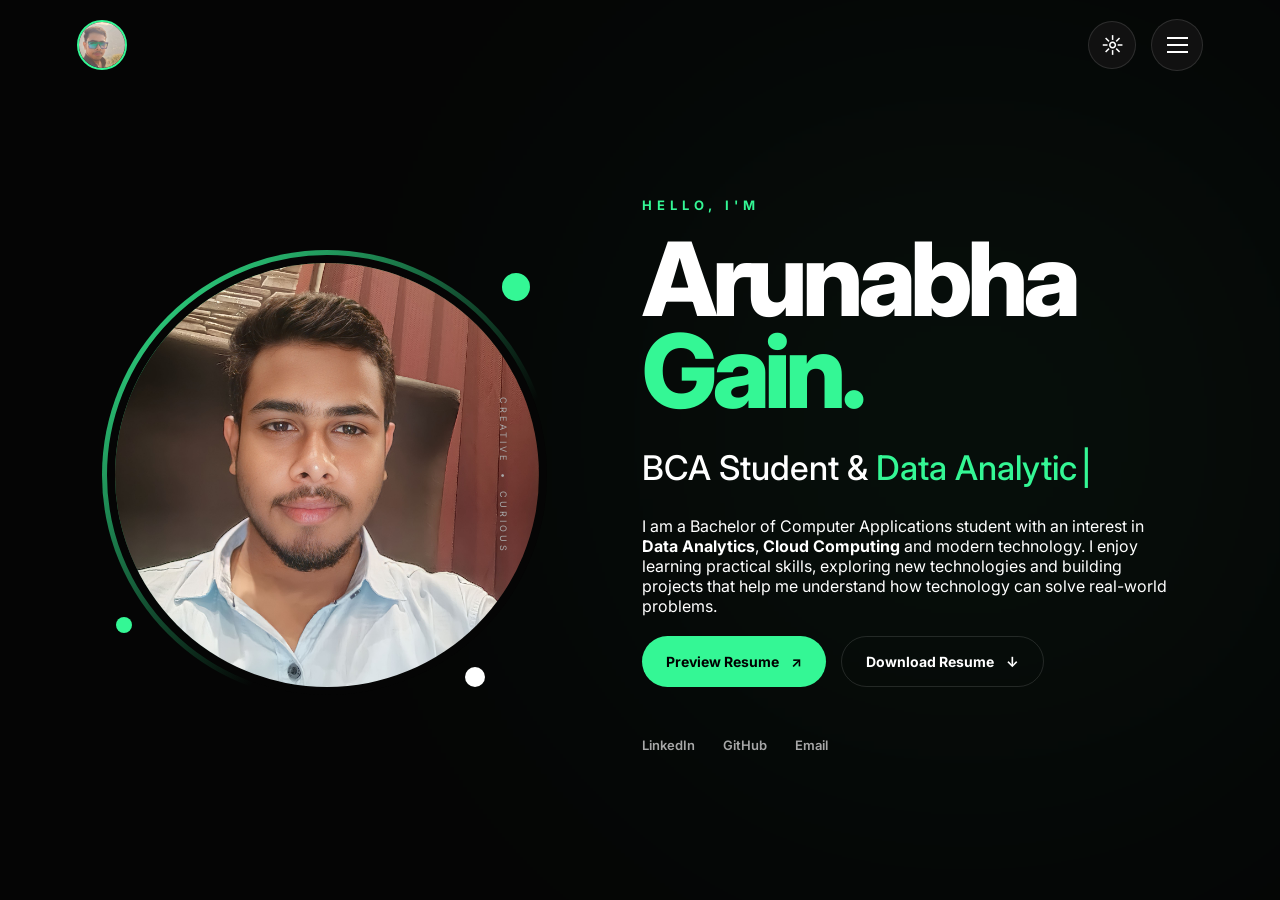
<file: index.html>
<!DOCTYPE html>
<html lang="en">

<head>

    <!-- =========================================
         BASIC PAGE SETTINGS
    ========================================== -->

    <meta charset="UTF-8">

    <!-- Makes the website responsive on mobile -->
    <meta name="viewport" content="width=device-width, initial-scale=1.0">

    <!-- Browser tab title -->
    <title>Arunabha Gain | Portfolio</title>


    <!-- =========================================
         GOOGLE FONT
    ========================================== -->

    <link rel="preconnect" href="https://fonts.googleapis.com">

    <link rel="preconnect" href="https://fonts.gstatic.com" crossorigin>

    <link
        href="https://fonts.googleapis.com/css2?family=Inter:wght@400;500;600;700;800&display=swap"
        rel="stylesheet"
    >


    <!-- =========================================
         CSS FILE
    ========================================== -->

    <link rel="stylesheet" href="style.css">

</head>


<body>


    <!-- =========================================
         HEADER
         Contains:
         1. Logo / small photo
         2. Theme button
         3. Menu button
    ========================================== -->

    <header class="header">


        <!-- =====================================
             TOP LEFT LOGO
        ====================================== -->

        <!--
            Change "images/logo-photo.jpg"
            to your actual photo later.

            Example:

            images/my-photo.jpg
        -->

        <a href="index.html" class="logo">

            <img
                src="images/logo.jpeg"
                alt="Arunabha Gain"
            >

        </a>


        <!-- =====================================
             RIGHT SIDE HEADER BUTTONS
        ====================================== -->

        <div class="header-buttons">


            <!-- =================================
                 DARK / LIGHT THEME BUTTON
            ================================== -->

            <button
                class="theme-button"
                id="themeButton"
                aria-label="Change theme"
            >

                <!-- JavaScript changes this icon -->
                <span id="themeIcon">☼</span>

            </button>


            <!-- =================================
                 HAMBURGER MENU BUTTON
            ================================== -->

            <button
                class="menu-button"
                id="menuButton"
                aria-label="Open navigation menu"
            >

                <!-- Three lines of hamburger menu -->

                <span></span>
                <span></span>
                <span></span>

            </button>

        </div>

    </header>



    <!-- =========================================
         RIGHT SIDE NAVIGATION MENU
         
         This menu is hidden initially.
         JavaScript opens it when the
         hamburger button is clicked.
    ========================================== -->

    <nav class="side-menu" id="sideMenu">


        <!-- Small heading -->

        <p class="menu-heading">
            NAVIGATION
        </p>


        <!--
            IMPORTANT:

            These links point to SEPARATE HTML pages.

            Example:
            About → about.html
            Skills → skills.html
        -->


        <a href="index.html" class="menu-link active">
            <span>01</span>
            Home
        </a>


        <a href="about.html" class="menu-link">
            <span>02</span>
            About
        </a>


        <a href="skills.html" class="menu-link">
            <span>03</span>
            Skills
        </a>


        <a href="projects.html" class="menu-link">
            <span>04</span>
            Projects
        </a>


        <a href="education.html" class="menu-link">
            <span>05</span>
            Education
        </a>


        <a href="certificates.html" class="menu-link">
            <span>06</span>
            Certificates
        </a>


        <a href="notes.html" class="menu-link">
            <span>07</span>
            Notes
        </a>


        <a href="contact.html" class="menu-link">
            <span>08</span>
            Contact
        </a>

    </nav>



    <!-- =========================================
         DARK OVERLAY
         
         Appears behind the side menu.
         Clicking it closes the menu.
    ========================================== -->

    <div
        class="menu-overlay"
        id="menuOverlay"
    ></div>



    <!-- =========================================
         MAIN HOME PAGE
         
         IMPORTANT:
         Only Home page content is inside
         this file.
    ========================================== -->

    <main>
        <!-- =========================================
     HOME / HERO SECTION
     
     LEFT  → Profile Photo
     RIGHT → Introduction
========================================== -->

<section class="home" id="home">


    <!-- =====================================
         LEFT SIDE : PROFILE PHOTO
    ====================================== -->

    <div
        class="profile-container"
        id="profileContainer"
    >

        <!--
            Replace this image later.

            Example:

            src="images/profile.jpg"
        -->

        <div class="profile-frame">

            <img
                src="images/my_photo.jpg"
                alt="Arunabha Gain"
                class="profile-image"
            >

        </div>


        <!-- Decorative circles -->

        <div class="decorative-circle circle-one"></div>

        <div class="decorative-circle circle-two"></div>

        <div class="decorative-circle circle-three"></div>


        <!-- Small text around photo -->

        <div class="photo-label">

            <span>CREATIVE</span>

            <span>•</span>

            <span>CURIOUS</span>

        </div>

    </div>



    <!-- =====================================
         RIGHT SIDE : INTRODUCTION
    ====================================== -->

    <div class="home-content">


        <!-- Small heading -->

        <p class="small-heading">

            HELLO, I'M

        </p>


        <!-- Main name -->

        <h1>

            Arunabha

            <span>Gain.</span>

        </h1>


        <!-- Professional title -->

        <h2>

            BCA Student &

            <span
                id="typingText"
                class="typing-text"
            ></span>

        </h2>


        <!-- Introduction -->

        <p class="introduction">

            I am a Bachelor of Computer Applications
            student with an interest in
            <strong>Data Analytics</strong>,
            <strong>Cloud Computing</strong> and
            modern technology.

            I enjoy learning practical skills,
            exploring new technologies and building
            projects that help me understand how
            technology can solve real-world problems.
            <br><br>

        </p>


        <!-- =================================
             RESUME BUTTONS
        ================================== -->

        <div class="resume-buttons">


          <!-- Preview Resume -->
            <a
                href="./resume/Resume.pdf"
                target="_blank"
                rel="noopener noreferrer"
                class="resume-button primary-button"
            >
                Preview Resume <span>↗</span>
            </a>

            <!-- Download Resume -->
            <a
                href="./resume/Resume.pdf"
                download="Arunabha_Gain_Resume.pdf"
                class="resume-button secondary-button"
            >
                Download Resume <span>↓</span>
            </a>


        <!-- =================================
             SOCIAL LINKS
        ================================== -->

        <div class="social-links">

            <a href="#" target="_blank">
                LinkedIn
            </a>

            <a href="#" target="_blank">
                GitHub
            </a>

            <a href="#">
                Email
            </a>

        </div>


    </div>

</section>
    </main>



    <!-- =========================================
         JAVASCRIPT FILE
    ========================================== -->

    <script src="script.js"></script>


</body>

</html>
</file>
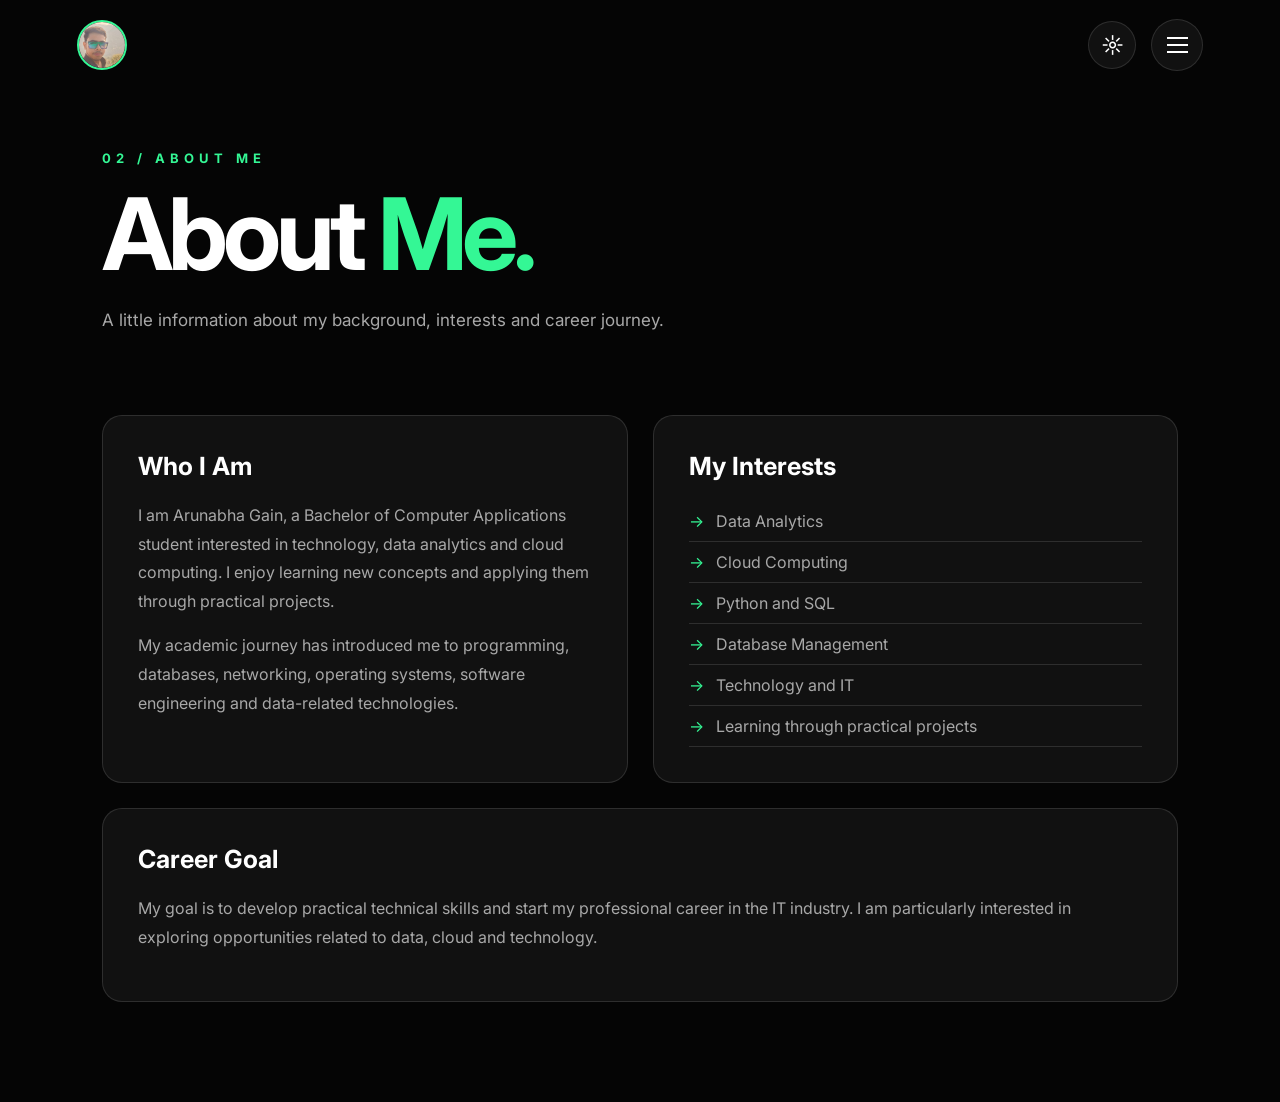
<file: about.html>
<!DOCTYPE html>
<html lang="en">

<head>

    <!-- Basic page settings -->
    <meta charset="UTF-8">

    <!-- Responsive design -->
    <meta name="viewport" content="width=device-width, initial-scale=1.0">

    <!-- Browser title -->
    <title>About | Arunabha Gain</title>


    <!-- Google Font -->
    <link rel="preconnect" href="https://fonts.googleapis.com">

    <link
        href="https://fonts.googleapis.com/css2?family=Inter:wght@400;500;600;700;800&display=swap"
        rel="stylesheet"
    >


    <!-- Main CSS -->
    <link rel="stylesheet" href="style.css">

</head>


<body>


    <!-- =========================================
         HEADER
    ========================================== -->

    <header class="header">

        <!-- Top-left logo -->
        <a href="index.html" class="logo">

            <img
                src="images/logo.jpeg"
                alt="Arunabha Gain"
            >

        </a>


        <!-- Header buttons -->
        <div class="header-buttons">

            <!-- Theme button -->
            <button
                class="theme-button"
                id="themeButton"
                aria-label="Change theme"
            >

                <span id="themeIcon">☼</span>

            </button>


            <!-- Menu button -->
            <button
                class="menu-button"
                id="menuButton"
                aria-label="Open menu"
            >

                <span></span>
                <span></span>
                <span></span>

            </button>

        </div>

    </header>



    <!-- =========================================
         SIDE MENU
    ========================================== -->

    <nav class="side-menu" id="sideMenu">

        <p class="menu-heading">
            NAVIGATION
        </p>


        <a href="index.html" class="menu-link">
            <span>01</span>
            Home
        </a>


        <a href="about.html" class="menu-link active">
            <span>02</span>
            About
        </a>


        <a href="skills.html" class="menu-link">
            <span>03</span>
            Skills
        </a>


        <a href="projects.html" class="menu-link">
            <span>04</span>
            Projects
        </a>


        <a href="education.html" class="menu-link">
            <span>05</span>
            Education
        </a>


        <a href="certificates.html" class="menu-link">
            <span>06</span>
            Certificates
        </a>


        <a href="notes.html" class="menu-link">
            <span>07</span>
            Notes
        </a>


        <a href="contact.html" class="menu-link">
            <span>08</span>
            Contact
        </a>

    </nav>



    <!-- Dark overlay -->
    <div
        class="menu-overlay"
        id="menuOverlay"
    ></div>



    <!-- =========================================
         ABOUT PAGE
    ========================================== -->

    <main class="inner-page">


        <!-- Page heading -->

        <section class="page-heading">

            <p class="small-heading">
                02 / ABOUT ME
            </p>

            <h1>
                About <span>Me.</span>
            </h1>

            <p>
                A little information about my background,
                interests and career journey.
            </p>

        </section>



        <!-- About content -->

        <section class="content-section">


            <div class="content-card">

                <h2>
                    Who I Am
                </h2>

                <p>

                    I am Arunabha Gain, a Bachelor of Computer
                    Applications student interested in technology,
                    data analytics and cloud computing.

                    I enjoy learning new concepts and applying
                    them through practical projects.

                </p>

                <p>

                    My academic journey has introduced me to
                    programming, databases, networking,
                    operating systems, software engineering
                    and data-related technologies.

                </p>

            </div>



            <div class="content-card">

                <h2>
                    My Interests
                </h2>

                <ul>

                    <li>Data Analytics</li>

                    <li>Cloud Computing</li>

                    <li>Python and SQL</li>

                    <li>Database Management</li>

                    <li>Technology and IT</li>

                    <li>Learning through practical projects</li>

                </ul>

            </div>



            <div class="content-card">

                <h2>
                    Career Goal
                </h2>

                <p>

                    My goal is to develop practical technical
                    skills and start my professional career
                    in the IT industry.

                    I am particularly interested in exploring
                    opportunities related to data, cloud and
                    technology.

                </p>

            </div>


        </section>


    </main>



    <!-- JavaScript -->
    <script src="script.js"></script>

</body>

</html>
</file>
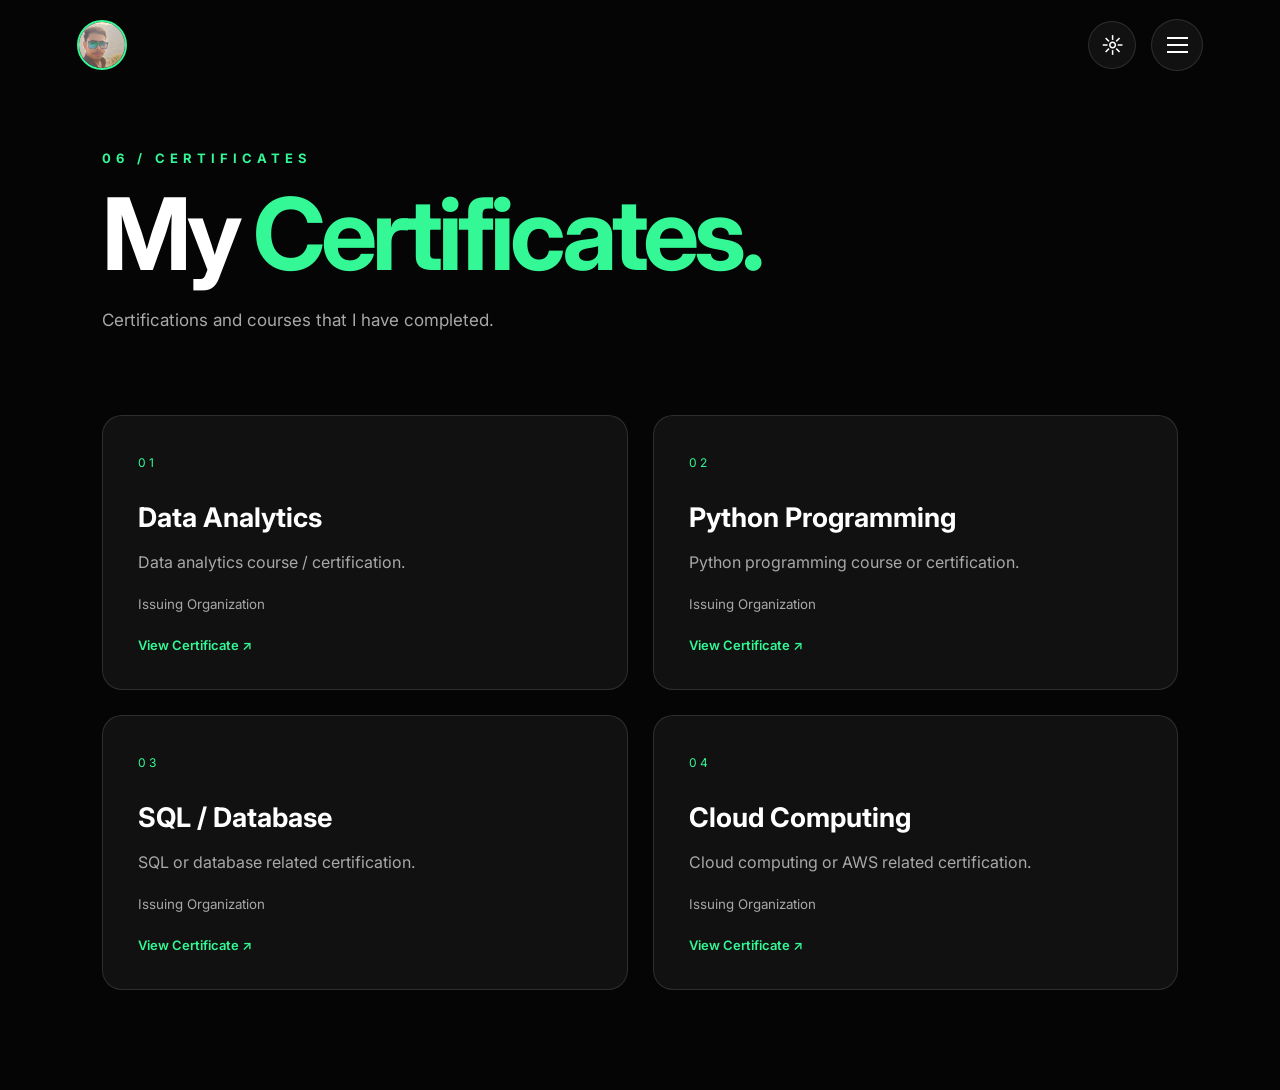
<file: certificates.html>
<!DOCTYPE html>
<html lang="en">

<head>

    <meta charset="UTF-8">

    <meta name="viewport" content="width=device-width, initial-scale=1.0">

    <title>Certificates | Arunabha Gain</title>

    <link
        href="https://fonts.googleapis.com/css2?family=Inter:wght@400;500;600;700;800&display=swap"
        rel="stylesheet"
    >

    <link rel="stylesheet" href="style.css">

</head>


<body>


    <!-- Header -->

    <header class="header">

        <a href="index.html" class="logo">

            <img
                src="images/logo.jpeg"
                alt="Arunabha Gain"
            >

        </a>


        <div class="header-buttons">

            <button
                class="theme-button"
                id="themeButton"
            >

                <span id="themeIcon">☼</span>

            </button>


            <button
                class="menu-button"
                id="menuButton"
            >

                <span></span>
                <span></span>
                <span></span>

            </button>

        </div>

    </header>



    <!-- Side menu -->

    <nav class="side-menu" id="sideMenu">

        <p class="menu-heading">
            NAVIGATION
        </p>

        <a href="index.html" class="menu-link">
            <span>01</span> Home
        </a>

        <a href="about.html" class="menu-link">
            <span>02</span> About
        </a>

        <a href="skills.html" class="menu-link">
            <span>03</span> Skills
        </a>

        <a href="projects.html" class="menu-link">
            <span>04</span> Projects
        </a>

        <a href="education.html" class="menu-link">
            <span>05</span> Education
        </a>

        <a href="certificates.html" class="menu-link active">
            <span>06</span> Certificates
        </a>

        <a href="notes.html" class="menu-link">
            <span>07</span> Notes
        </a>

        <a href="contact.html" class="menu-link">
            <span>08</span> Contact
        </a>

    </nav>


    <div
        class="menu-overlay"
        id="menuOverlay"
    ></div>



    <!-- Certificates -->

    <main class="inner-page">


        <section class="page-heading">

            <p class="small-heading">
                06 / CERTIFICATES
            </p>

            <h1>
                My <span>Certificates.</span>
            </h1>

            <p>
                Certifications and courses that I have
                completed.
            </p>

        </section>



        <section class="certificate-grid">


            <!-- Certificate 1 -->

            <article class="certificate-card">

                <span>
                    01
                </span>

                <h2>
                    Data Analytics
                </h2>

                <p>
                    Data analytics course / certification.
                </p>

                <small>
                    Issuing Organization
                </small>

                <a href="#">
                    View Certificate ↗
                </a>

            </article>



            <!-- Certificate 2 -->

            <article class="certificate-card">

                <span>
                    02
                </span>

                <h2>
                    Python Programming
                </h2>

                <p>
                    Python programming course or certification.
                </p>

                <small>
                    Issuing Organization
                </small>

                <a href="#">
                    View Certificate ↗
                </a>

            </article>



            <!-- Certificate 3 -->

            <article class="certificate-card">

                <span>
                    03
                </span>

                <h2>
                    SQL / Database
                </h2>

                <p>
                    SQL or database related certification.
                </p>

                <small>
                    Issuing Organization
                </small>

                <a href="#">
                    View Certificate ↗
                </a>

            </article>



            <!-- Certificate 4 -->

            <article class="certificate-card">

                <span>
                    04
                </span>

                <h2>
                    Cloud Computing
                </h2>

                <p>
                    Cloud computing or AWS related
                    certification.
                </p>

                <small>
                    Issuing Organization
                </small>

                <a href="#">
                    View Certificate ↗
                </a>

            </article>


        </section>


    </main>


    <script src="script.js"></script>

</body>

</html>
</file>
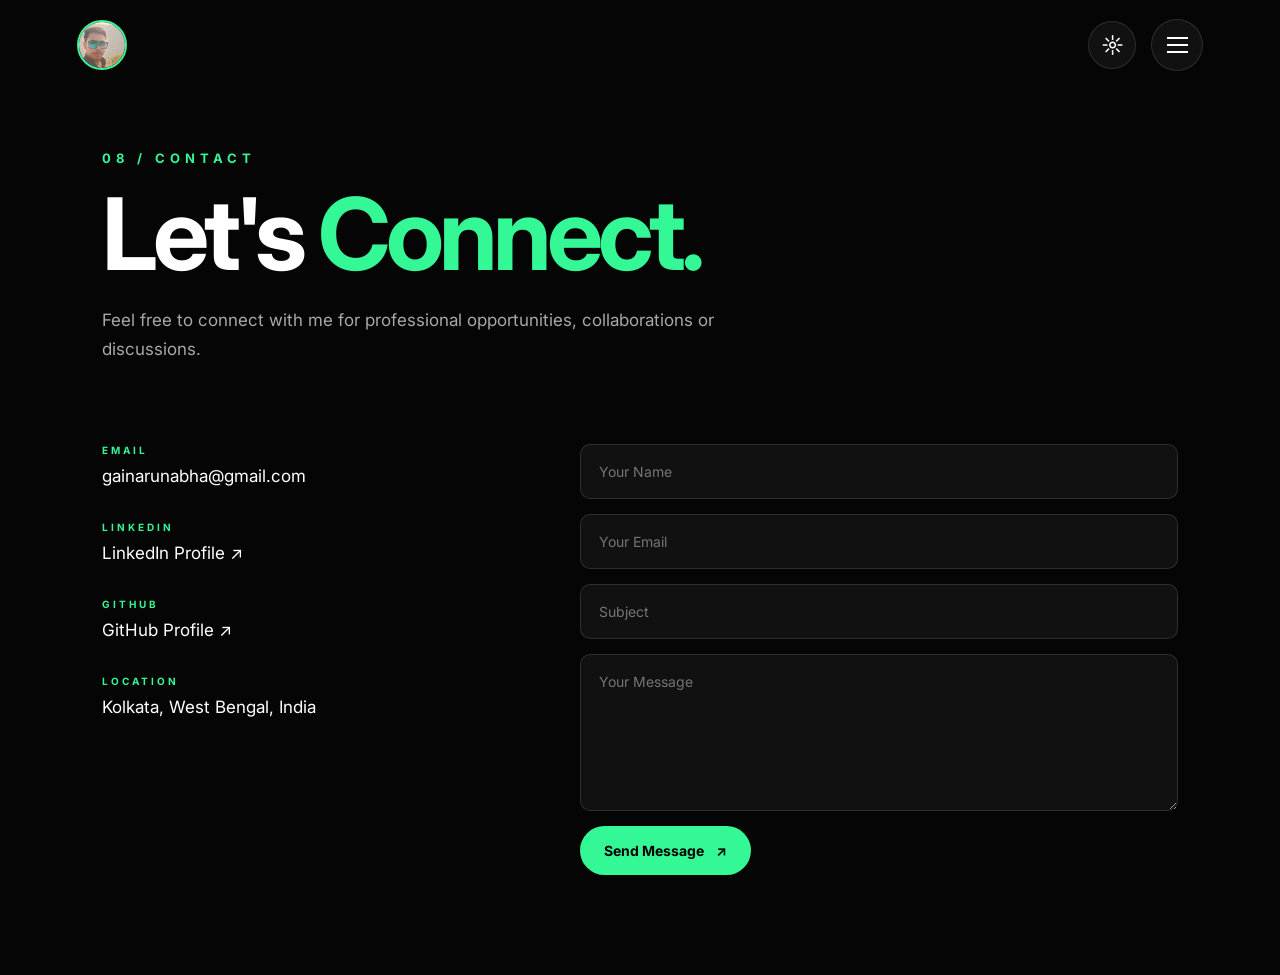
<file: contact.html>
<!DOCTYPE html>
<html lang="en">

<head>

    <meta charset="UTF-8">

    <meta
        name="viewport"
        content="width=device-width, initial-scale=1.0"
    >

    <title>Contact | Arunabha Gain</title>

    <link
        href="https://fonts.googleapis.com/css2?family=Inter:wght@400;500;600;700;800&display=swap"
        rel="stylesheet"
    >

    <link rel="stylesheet" href="style.css">

</head>


<body>


    <!-- Header -->

    <header class="header">

        <a href="index.html" class="logo">

            <img
                src="images/logo.jpeg"
                alt="Arunabha Gain"
            >

        </a>


        <div class="header-buttons">

            <button
                class="theme-button"
                id="themeButton"
            >

                <span id="themeIcon">☼</span>

            </button>


            <button
                class="menu-button"
                id="menuButton"
            >

                <span></span>
                <span></span>
                <span></span>

            </button>

        </div>

    </header>



    <!-- Side menu -->

    <nav class="side-menu" id="sideMenu">

        <p class="menu-heading">
            NAVIGATION
        </p>

        <a href="index.html" class="menu-link">
            <span>01</span> Home
        </a>

        <a href="about.html" class="menu-link">
            <span>02</span> About
        </a>

        <a href="skills.html" class="menu-link">
            <span>03</span> Skills
        </a>

        <a href="projects.html" class="menu-link">
            <span>04</span> Projects
        </a>

        <a href="education.html" class="menu-link">
            <span>05</span> Education
        </a>

        <a href="certificates.html" class="menu-link">
            <span>06</span> Certificates
        </a>

        <a href="notes.html" class="menu-link">
            <span>07</span> Notes
        </a>

        <a href="contact.html" class="menu-link active">
            <span>08</span> Contact
        </a>

    </nav>


    <div
        class="menu-overlay"
        id="menuOverlay"
    ></div>



    <!-- Contact page -->

    <main class="inner-page">


        <section class="page-heading">

            <p class="small-heading">
                08 / CONTACT
            </p>

            <h1>
                Let's <span>Connect.</span>
            </h1>

            <p>
                Feel free to connect with me for
                professional opportunities,
                collaborations or discussions.
            </p>

        </section>



        <section class="contact-container">


            <!-- Contact information -->

            <div class="contact-info">


                <div class="contact-item">

                    <span>
                        EMAIL
                    </span>

                    <!-- Replace with your actual email -->

                    <a href="mailto:gainarunabha@://gmail.com">

                        gainarunabha@gmail.com

                    </a>

                </div>



                <div class="contact-item">

                    <span>
                        LINKEDIN
                    </span>

                    <!-- Replace # with LinkedIn URL -->

                    <a href="https://www.linkedin.com/in/arunabha-gain/" target="_blank">

                        LinkedIn Profile ↗

                    </a>

                </div>



                <div class="contact-item">

                    <span>
                        GITHUB
                    </span>

                    <!-- Replace # with GitHub URL -->

                    <a href="#" target="_blank">

                        GitHub Profile ↗

                    </a>

                </div>



                <div class="contact-item">

                    <span>
                        LOCATION
                    </span>

                    <p>
                        Kolkata, West Bengal, India
                    </p>

                </div>


            </div>



            <!-- Contact form -->

            <form
                class="contact-form"
                id="contactForm"
            >


                <input
                    type="text"
                    placeholder="Your Name"
                    required
                >


                <input
                    type="email"
                    placeholder="Your Email"
                    required
                >


                <input
                    type="text"
                    placeholder="Subject"
                >


                <textarea
                    placeholder="Your Message"
                    rows="7"
                    required
                ></textarea>


                <button
                    type="submit"
                    class="resume-button primary-button"
                >

                    Send Message

                    <span>↗</span>

                </button>


            </form>


        </section>


    </main>


    <script src="script.js"></script>

</body>

</html>
</file>
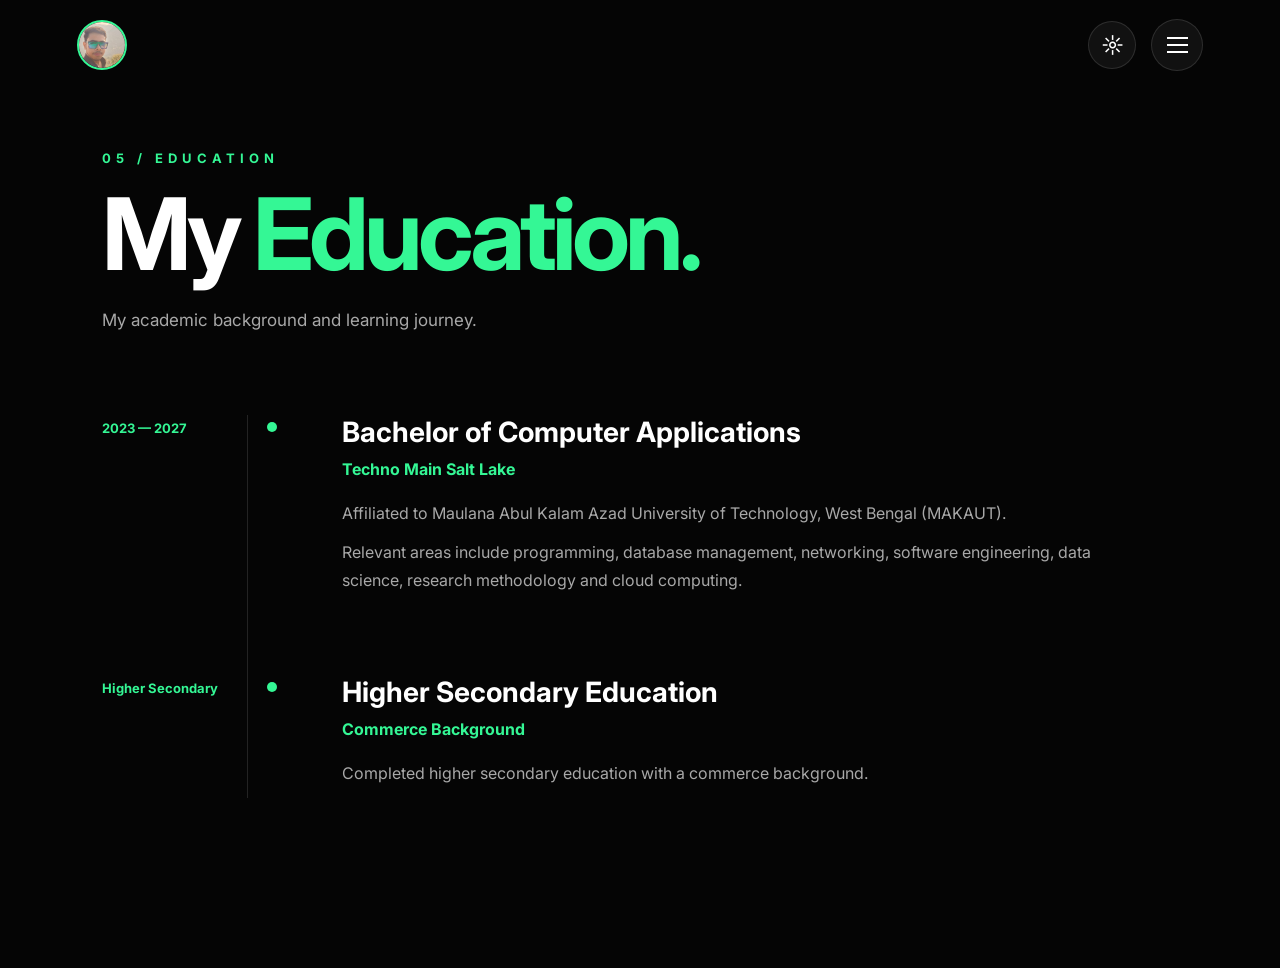
<file: education.html>
<!DOCTYPE html>
<html lang="en">

<head>

    <meta charset="UTF-8">

    <meta name="viewport" content="width=device-width, initial-scale=1.0">

    <title>Education | Arunabha Gain</title>

    <link
        href="https://fonts.googleapis.com/css2?family=Inter:wght@400;500;600;700;800&display=swap"
        rel="stylesheet"
    >

    <link rel="stylesheet" href="style.css">

</head>


<body>


    <!-- Header -->

    <header class="header">

        <a href="index.html" class="logo">

            <img
                src="images/logo.jpeg"
                alt="Arunabha Gain"
            >

        </a>


        <div class="header-buttons">

            <button
                class="theme-button"
                id="themeButton"
            >

                <span id="themeIcon">☼</span>

            </button>


            <button
                class="menu-button"
                id="menuButton"
            >

                <span></span>
                <span></span>
                <span></span>

            </button>

        </div>

    </header>



    <!-- Menu -->

    <nav class="side-menu" id="sideMenu">

        <p class="menu-heading">
            NAVIGATION
        </p>

        <a href="index.html" class="menu-link">
            <span>01</span> Home
        </a>

        <a href="about.html" class="menu-link">
            <span>02</span> About
        </a>

        <a href="skills.html" class="menu-link">
            <span>03</span> Skills
        </a>

        <a href="projects.html" class="menu-link">
            <span>04</span> Projects
        </a>

        <a href="education.html" class="menu-link active">
            <span>05</span> Education
        </a>

        <a href="certificates.html" class="menu-link">
            <span>06</span> Certificates
        </a>

        <a href="notes.html" class="menu-link">
            <span>07</span> Notes
        </a>

        <a href="contact.html" class="menu-link">
            <span>08</span> Contact
        </a>

    </nav>


    <div
        class="menu-overlay"
        id="menuOverlay"
    ></div>



    <!-- Education -->

    <main class="inner-page">


        <section class="page-heading">

            <p class="small-heading">
                05 / EDUCATION
            </p>

            <h1>
                My <span>Education.</span>
            </h1>

            <p>
                My academic background and learning journey.
            </p>

        </section>



        <section class="timeline">


            <!-- BCA -->

            <div class="timeline-item">

                <div class="timeline-year">
                    2023 — 2027
                </div>

                <div class="timeline-content">

                    <h2>
                        Bachelor of Computer Applications
                    </h2>

                    <h3>
                        Techno Main Salt Lake
                    </h3>

                    <p>

                        Affiliated to Maulana Abul Kalam
                        Azad University of Technology,
                        West Bengal (MAKAUT).

                    </p>

                    <p>

                        Relevant areas include programming,
                        database management, networking,
                        software engineering, data science,
                        research methodology and cloud
                        computing.

                    </p>

                </div>

            </div>



            <!-- Higher Secondary -->

            <div class="timeline-item">

                <div class="timeline-year">
                    Higher Secondary
                </div>

                <div class="timeline-content">

                    <h2>
                        Higher Secondary Education
                    </h2>

                    <h3>
                        Commerce Background
                    </h3>

                    <p>

                        Completed higher secondary education
                        with a commerce background.

                    </p>

                </div>

            </div>


        </section>


    </main>


    <script src="script.js"></script>

</body>

</html>
</file>
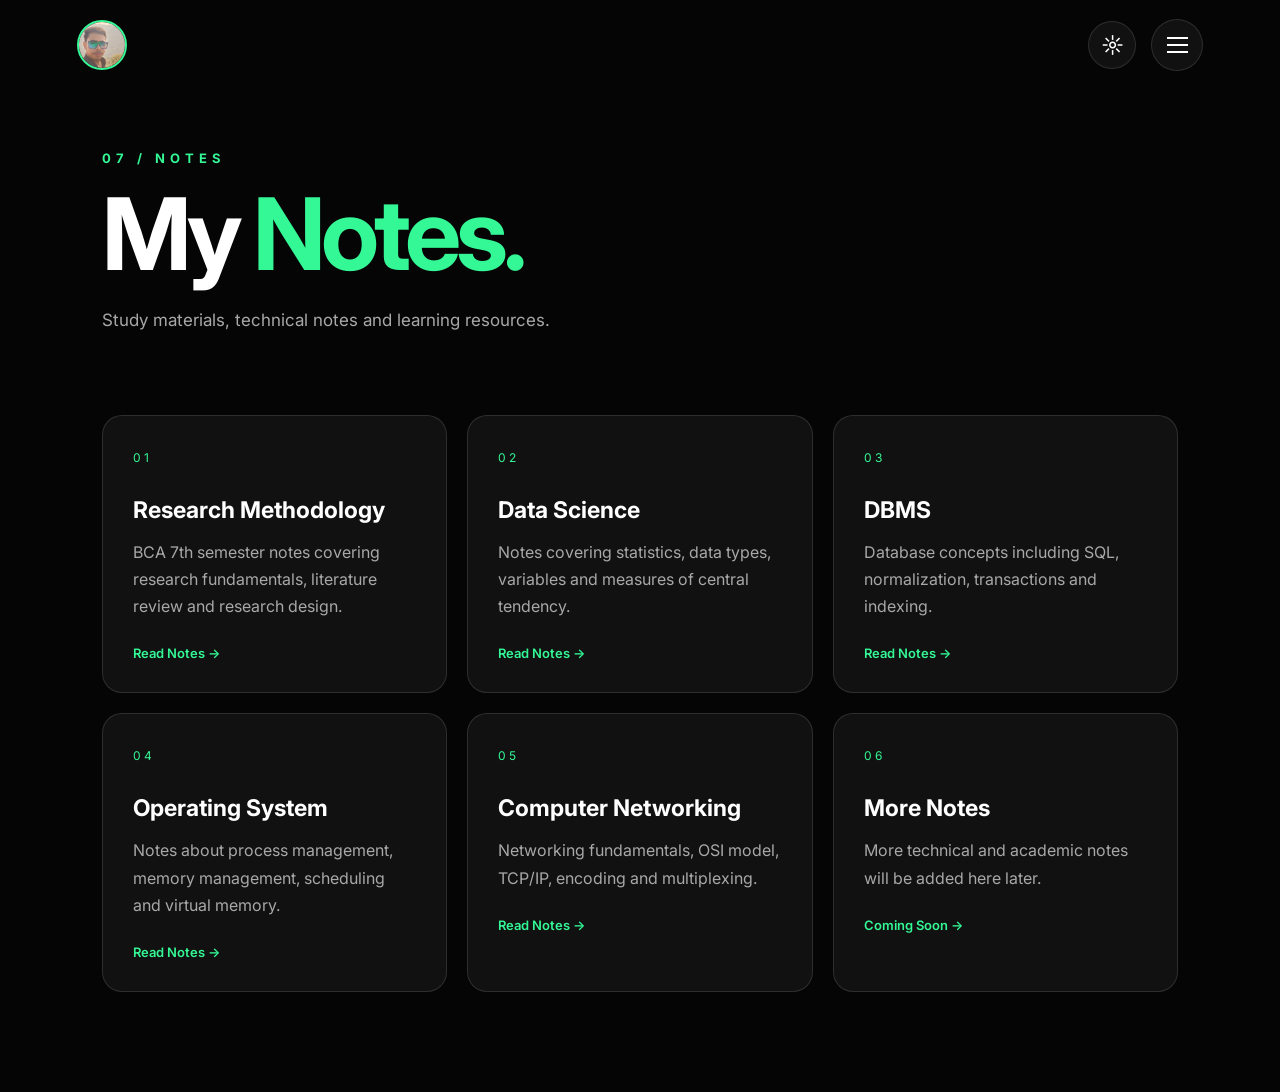
<file: notes.html>
<!DOCTYPE html>
<html lang="en">

<head>

    <meta charset="UTF-8">

    <meta
        name="viewport"
        content="width=device-width, initial-scale=1.0"
    >

    <title>Notes | Arunabha Gain</title>

    <link
        href="https://fonts.googleapis.com/css2?family=Inter:wght@400;500;600;700;800&display=swap"
        rel="stylesheet"
    >

    <link rel="stylesheet" href="style.css">

</head>


<body>


    <!-- Header -->

    <header class="header">

        <a href="index.html" class="logo">

            <img
                src="images/logo.jpeg"
                alt="Arunabha Gain"
            >

        </a>


        <div class="header-buttons">

            <button
                class="theme-button"
                id="themeButton"
            >

                <span id="themeIcon">☼</span>

            </button>


            <button
                class="menu-button"
                id="menuButton"
            >

                <span></span>
                <span></span>
                <span></span>

            </button>

        </div>

    </header>



    <!-- Side menu -->

    <nav class="side-menu" id="sideMenu">

        <p class="menu-heading">
            NAVIGATION
        </p>

        <a href="index.html" class="menu-link">
            <span>01</span> Home
        </a>

        <a href="about.html" class="menu-link">
            <span>02</span> About
        </a>

        <a href="skills.html" class="menu-link">
            <span>03</span> Skills
        </a>

        <a href="projects.html" class="menu-link">
            <span>04</span> Projects
        </a>

        <a href="education.html" class="menu-link">
            <span>05</span> Education
        </a>

        <a href="certificates.html" class="menu-link">
            <span>06</span> Certificates
        </a>

        <a href="notes.html" class="menu-link active">
            <span>07</span> Notes
        </a>

        <a href="contact.html" class="menu-link">
            <span>08</span> Contact
        </a>

    </nav>


    <div
        class="menu-overlay"
        id="menuOverlay"
    ></div>



    <!-- Notes -->

    <main class="inner-page">


        <section class="page-heading">

            <p class="small-heading">
                07 / NOTES
            </p>

            <h1>
                My <span>Notes.</span>
            </h1>

            <p>
                Study materials, technical notes and
                learning resources.
            </p>

        </section>



        <section class="notes-grid">


            <!-- Research Methodology -->

            <article class="note-card">

                <span>
                    01
                </span>

                <h2>
                    Research Methodology
                </h2>

                <p>

                    BCA 7th semester notes covering
                    research fundamentals, literature
                    review and research design.

                </p>

                <a href="#">
                    Read Notes →
                </a>

            </article>



            <!-- Data Science -->

            <article class="note-card">

                <span>
                    02
                </span>

                <h2>
                    Data Science
                </h2>

                <p>

                    Notes covering statistics,
                    data types, variables and
                    measures of central tendency.

                </p>

                <a href="#">
                    Read Notes →
                </a>

            </article>



            <!-- DBMS -->

            <article class="note-card">

                <span>
                    03
                </span>

                <h2>
                    DBMS
                </h2>

                <p>

                    Database concepts including
                    SQL, normalization, transactions
                    and indexing.

                </p>

                <a href="#">
                    Read Notes →
                </a>

            </article>



            <!-- Operating System -->

            <article class="note-card">

                <span>
                    04
                </span>

                <h2>
                    Operating System
                </h2>

                <p>

                    Notes about process management,
                    memory management, scheduling
                    and virtual memory.

                </p>

                <a href="#">
                    Read Notes →
                </a>

            </article>



            <!-- Networking -->

            <article class="note-card">

                <span>
                    05
                </span>

                <h2>
                    Computer Networking
                </h2>

                <p>

                    Networking fundamentals,
                    OSI model, TCP/IP, encoding
                    and multiplexing.

                </p>

                <a href="#">
                    Read Notes →
                </a>

            </article>



            <!-- More -->

            <article class="note-card">

                <span>
                    06
                </span>

                <h2>
                    More Notes
                </h2>

                <p>

                    More technical and academic
                    notes will be added here later.

                </p>

                <a href="#">
                    Coming Soon →
                </a>

            </article>


        </section>


    </main>


    <script src="script.js"></script>

</body>

</html>
</file>
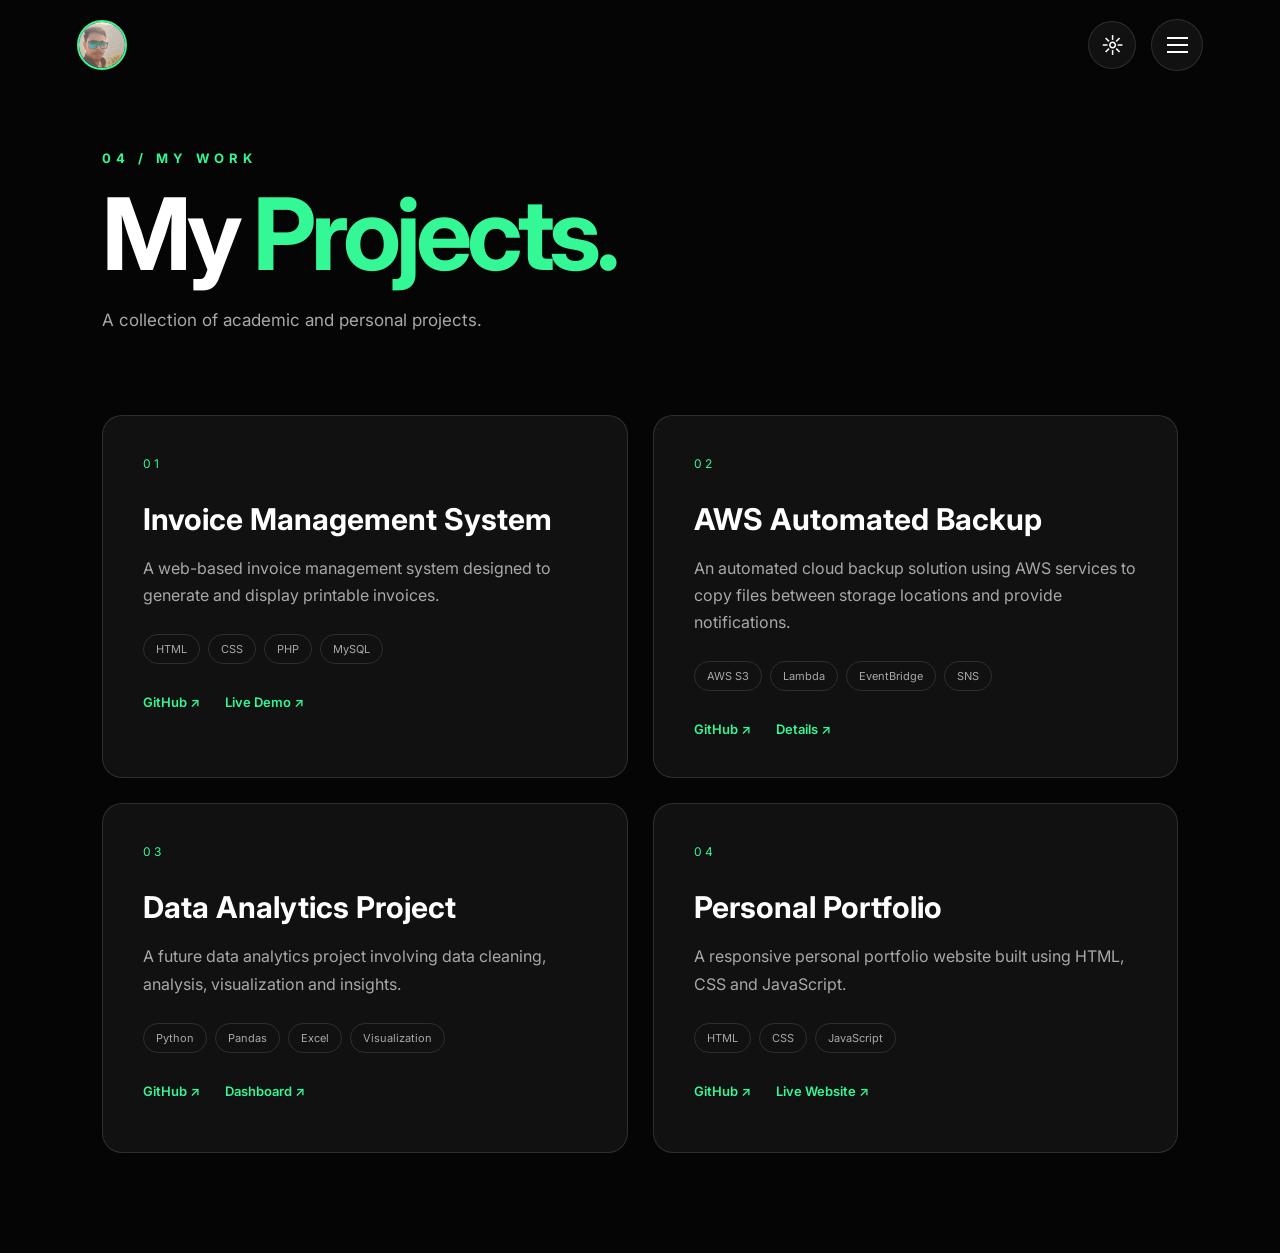
<file: projects.html>
<!DOCTYPE html>
<html lang="en">

<head>

    <meta charset="UTF-8">

    <meta name="viewport" content="width=device-width, initial-scale=1.0">

    <title>Projects | Arunabha Gain</title>

    <link
        href="https://fonts.googleapis.com/css2?family=Inter:wght@400;500;600;700;800&display=swap"
        rel="stylesheet"
    >

    <link rel="stylesheet" href="style.css">

</head>


<body>


    <!-- Header -->

    <header class="header">

        <a href="index.html" class="logo">

            <img
                src="images/logo.jpeg"
                alt="Arunabha Gain"
            >

        </a>


        <div class="header-buttons">

            <button
                class="theme-button"
                id="themeButton"
            >

                <span id="themeIcon">☼</span>

            </button>


            <button
                class="menu-button"
                id="menuButton"
            >

                <span></span>
                <span></span>
                <span></span>

            </button>

        </div>

    </header>



    <!-- Menu -->

    <nav class="side-menu" id="sideMenu">

        <p class="menu-heading">
            NAVIGATION
        </p>

        <a href="index.html" class="menu-link">
            <span>01</span> Home
        </a>

        <a href="about.html" class="menu-link">
            <span>02</span> About
        </a>

        <a href="skills.html" class="menu-link">
            <span>03</span> Skills
        </a>

        <a href="projects.html" class="menu-link active">
            <span>04</span> Projects
        </a>

        <a href="education.html" class="menu-link">
            <span>05</span> Education
        </a>

        <a href="certificates.html" class="menu-link">
            <span>06</span> Certificates
        </a>

        <a href="notes.html" class="menu-link">
            <span>07</span> Notes
        </a>

        <a href="contact.html" class="menu-link">
            <span>08</span> Contact
        </a>

    </nav>


    <div
        class="menu-overlay"
        id="menuOverlay"
    ></div>



    <!-- Projects -->

    <main class="inner-page">


        <section class="page-heading">

            <p class="small-heading">
                04 / MY WORK
            </p>

            <h1>
                My <span>Projects.</span>
            </h1>

            <p>
                A collection of academic and personal
                projects.
            </p>

        </section>



        <section class="project-grid">


            <!-- Project 1 -->

            <article class="project-card">

                <div class="project-number">
                    01
                </div>

                <h2>
                    Invoice Management System
                </h2>

                <p>

                    A web-based invoice management system
                    designed to generate and display
                    printable invoices.

                </p>


                <div class="project-tags">

                    <span>HTML</span>
                    <span>CSS</span>
                    <span>PHP</span>
                    <span>MySQL</span>

                </div>


                <div class="project-links">

                    <a href="#">
                        GitHub ↗
                    </a>

                    <a href="#">
                        Live Demo ↗
                    </a>

                </div>

            </article>



            <!-- Project 2 -->

            <article class="project-card">

                <div class="project-number">
                    02
                </div>

                <h2>
                    AWS Automated Backup
                </h2>

                <p>

                    An automated cloud backup solution
                    using AWS services to copy files
                    between storage locations and
                    provide notifications.

                </p>


                <div class="project-tags">

                    <span>AWS S3</span>
                    <span>Lambda</span>
                    <span>EventBridge</span>
                    <span>SNS</span>

                </div>


                <div class="project-links">

                    <a href="#">
                        GitHub ↗
                    </a>

                    <a href="#">
                        Details ↗
                    </a>

                </div>

            </article>



            <!-- Project 3 -->

            <article class="project-card">

                <div class="project-number">
                    03
                </div>

                <h2>
                    Data Analytics Project
                </h2>

                <p>

                    A future data analytics project
                    involving data cleaning, analysis,
                    visualization and insights.

                </p>


                <div class="project-tags">

                    <span>Python</span>
                    <span>Pandas</span>
                    <span>Excel</span>
                    <span>Visualization</span>

                </div>


                <div class="project-links">

                    <a href="#">
                        GitHub ↗
                    </a>

                    <a href="#">
                        Dashboard ↗
                    </a>

                </div>

            </article>



            <!-- Project 4 -->

            <article class="project-card">

                <div class="project-number">
                    04
                </div>

                <h2>
                    Personal Portfolio
                </h2>

                <p>

                    A responsive personal portfolio
                    website built using HTML, CSS
                    and JavaScript.

                </p>


                <div class="project-tags">

                    <span>HTML</span>
                    <span>CSS</span>
                    <span>JavaScript</span>

                </div>


                <div class="project-links">

                    <a href="#">
                        GitHub ↗
                    </a>

                    <a href="index.html">
                        Live Website ↗
                    </a>

                </div>

            </article>


        </section>


    </main>


    <script src="script.js"></script>

</body>

</html>
</file>
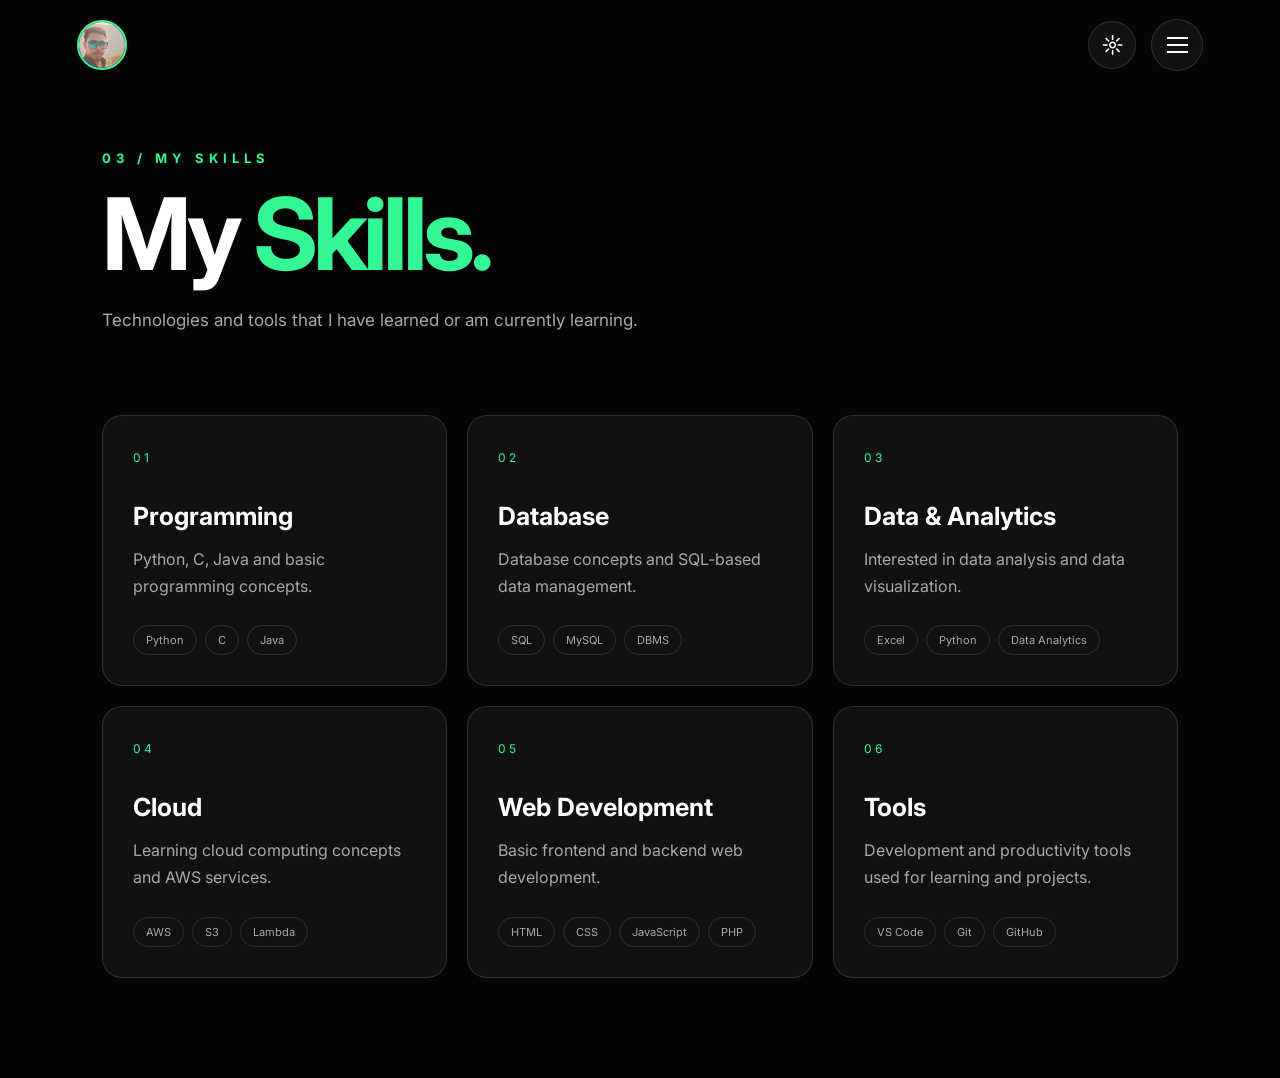
<file: skills.html>
<!DOCTYPE html>
<html lang="en">

<head>

    <meta charset="UTF-8">

    <meta name="viewport" content="width=device-width, initial-scale=1.0">

    <title>Skills | Arunabha Gain</title>


    <link rel="preconnect" href="https://fonts.googleapis.com">

    <link
        href="https://fonts.googleapis.com/css2?family=Inter:wght@400;500;600;700;800&display=swap"
        rel="stylesheet"
    >

    <link rel="stylesheet" href="style.css">

</head>


<body>


    <!-- Header -->

    <header class="header">

        <a href="index.html" class="logo">

            <img
                src="images/logo.jpeg"
                alt="Arunabha Gain"
            >

        </a>


        <div class="header-buttons">

            <button
                class="theme-button"
                id="themeButton"
            >

                <span id="themeIcon">☼</span>

            </button>


            <button
                class="menu-button"
                id="menuButton"
            >

                <span></span>
                <span></span>
                <span></span>

            </button>

        </div>

    </header>



    <!-- Side menu -->

    <nav class="side-menu" id="sideMenu">

        <p class="menu-heading">
            NAVIGATION
        </p>


        <a href="index.html" class="menu-link">
            <span>01</span>
            Home
        </a>

        <a href="about.html" class="menu-link">
            <span>02</span>
            About
        </a>

        <a href="skills.html" class="menu-link active">
            <span>03</span>
            Skills
        </a>

        <a href="projects.html" class="menu-link">
            <span>04</span>
            Projects
        </a>

        <a href="education.html" class="menu-link">
            <span>05</span>
            Education
        </a>

        <a href="certificates.html" class="menu-link">
            <span>06</span>
            Certificates
        </a>

        <a href="notes.html" class="menu-link">
            <span>07</span>
            Notes
        </a>

        <a href="contact.html" class="menu-link">
            <span>08</span>
            Contact
        </a>

    </nav>


    <div
        class="menu-overlay"
        id="menuOverlay"
    ></div>



    <!-- Skills page -->

    <main class="inner-page">


        <section class="page-heading">

            <p class="small-heading">
                03 / MY SKILLS
            </p>

            <h1>
                My <span>Skills.</span>
            </h1>

            <p>
                Technologies and tools that I have learned
                or am currently learning.
            </p>

        </section>



        <section class="skills-grid">


            <!-- Programming -->

            <div class="skill-card">

                <span class="skill-number">
                    01
                </span>

                <h2>
                    Programming
                </h2>

                <p>
                    Python, C, Java and basic programming
                    concepts.
                </p>

                <div class="skill-tags">

                    <span>Python</span>
                    <span>C</span>
                    <span>Java</span>

                </div>

            </div>



            <!-- Database -->

            <div class="skill-card">

                <span class="skill-number">
                    02
                </span>

                <h2>
                    Database
                </h2>

                <p>
                    Database concepts and SQL-based
                    data management.
                </p>

                <div class="skill-tags">

                    <span>SQL</span>
                    <span>MySQL</span>
                    <span>DBMS</span>

                </div>

            </div>



            <!-- Data -->

            <div class="skill-card">

                <span class="skill-number">
                    03
                </span>

                <h2>
                    Data & Analytics
                </h2>

                <p>
                    Interested in data analysis and
                    data visualization.
                </p>

                <div class="skill-tags">

                    <span>Excel</span>
                    <span>Python</span>
                    <span>Data Analytics</span>

                </div>

            </div>



            <!-- Cloud -->

            <div class="skill-card">

                <span class="skill-number">
                    04
                </span>

                <h2>
                    Cloud
                </h2>

                <p>
                    Learning cloud computing concepts
                    and AWS services.
                </p>

                <div class="skill-tags">

                    <span>AWS</span>
                    <span>S3</span>
                    <span>Lambda</span>

                </div>

            </div>



            <!-- Web -->

            <div class="skill-card">

                <span class="skill-number">
                    05
                </span>

                <h2>
                    Web Development
                </h2>

                <p>
                    Basic frontend and backend
                    web development.
                </p>

                <div class="skill-tags">

                    <span>HTML</span>
                    <span>CSS</span>
                    <span>JavaScript</span>
                    <span>PHP</span>

                </div>

            </div>



            <!-- Tools -->

            <div class="skill-card">

                <span class="skill-number">
                    06
                </span>

                <h2>
                    Tools
                </h2>

                <p>
                    Development and productivity tools
                    used for learning and projects.
                </p>

                <div class="skill-tags">

                    <span>VS Code</span>
                    <span>Git</span>
                    <span>GitHub</span>

                </div>

            </div>


        </section>


    </main>



    <script src="script.js"></script>

</body>

</html>
</file>
<file: style.css>
/* =====================================================
   PORTFOLIO WEBSITE - MAIN CSS

   This file controls:
   - Colors
   - Layout
   - Buttons
   - Profile photo
   - Navigation menu
   - Dark/light theme
   - Responsive design

   You can customize most of the website
   from this file.
===================================================== */



/* =====================================================
   1. COLOR VARIABLES
===================================================== */

/*
    DARK THEME

    Primary:
    Black

    Accent:
    #34F795
*/

:root {

    --background: #050505;

    --background-secondary: #0d0d0d;

    --card: #111111;

    --text: #ffffff;

    --text-secondary: #a8a8a8;

    --accent: #34F795;

    --border: rgba(255, 255, 255, 0.12);

    --menu-background: #0b0b0b;

    --transition: 0.35s ease;

}



/* =====================================================
   2. LIGHT THEME

   When JavaScript adds "light-theme"
   to body, these colors will be used.
===================================================== */

body.light-theme {

    --background: #ffffff;

    --background-secondary: #f5f5f5;

    --card: #eeeeee;

    --text: #111111;

    --text-secondary: #555555;

    --accent: #F7347B;

    --border: rgba(0, 0, 0, 0.12);

    --menu-background: #ffffff;

}



/* =====================================================
   3. BASIC RESET
===================================================== */

* {

    margin: 0;

    padding: 0;

    box-sizing: border-box;

}



/* Smooth scrolling */

html {

    scroll-behavior: smooth;

}



/* Body */

body {

    font-family: "Inter", sans-serif;

    background: var(--background);

    color: var(--text);

    min-height: 100vh;

    overflow-x: hidden;

    transition:
        background 0.4s ease,
        color 0.4s ease;

}



/* Remove default link styling */

a {

    color: inherit;

    text-decoration: none;

}



/* Buttons should use the same font */

button {

    font-family: inherit;

}



/* =====================================================
   4. HEADER
===================================================== */

.header {

    position: fixed;

    top: 0;

    left: 0;

    width: 100%;

    height: 90px;

    padding: 0 6%;

    display: flex;

    justify-content: space-between;

    align-items: center;

    z-index: 1000;

}



/* =====================================================
   5. TOP LEFT LOGO PHOTO
===================================================== */

.logo {

    width: 50px;

    height: 50px;

    border-radius: 50%;

    overflow: hidden;

    border: 2px solid var(--accent);

    display: block;

    transition: var(--transition);

}



/* Logo image */

.logo img {

    width: 100%;

    height: 100%;

    object-fit: cover;

    display: block;

}



/* Logo hover effect */

.logo:hover {

    transform: scale(1.1);

    box-shadow:
        0 0 25px rgba(52, 247, 149, 0.25);

}



/* =====================================================
   6. HEADER BUTTONS
===================================================== */

.header-buttons {

    display: flex;

    align-items: center;

    gap: 15px;

}



/* =====================================================
   7. THEME BUTTON
===================================================== */

.theme-button {

    width: 48px;

    height: 48px;

    border-radius: 50%;

    border: 1px solid var(--border);

    background: var(--card);

    color: var(--text);

    cursor: pointer;

    display: flex;

    align-items: center;

    justify-content: center;

    font-size: 22px;

    transition: var(--transition);

}



/* Hover */

.theme-button:hover {

    border-color: var(--accent);

    color: var(--accent);

    transform: rotate(20deg);

}



/* =====================================================
   8. HAMBURGER MENU BUTTON
===================================================== */

.menu-button {

    width: 52px;

    height: 52px;

    border-radius: 50%;

    border: 1px solid var(--border);

    background: var(--card);

    cursor: pointer;

    display: flex;

    flex-direction: column;

    justify-content: center;

    align-items: center;

    gap: 5px;

    transition: var(--transition);

    position: relative;

    z-index: 1200;

}



/* Hamburger lines */

.menu-button span {

    width: 21px;

    height: 2px;

    background: var(--text);

    transition: var(--transition);

}



/* Hover */

.menu-button:hover {

    border-color: var(--accent);

}



/* =====================================================
   9. HAMBURGER ANIMATION

   When menu becomes active,
   the three lines become an X.
===================================================== */

.menu-button.active span:nth-child(1) {

    transform:
        translateY(7px)
        rotate(45deg);

}


.menu-button.active span:nth-child(2) {

    opacity: 0;

}


.menu-button.active span:nth-child(3) {

    transform:
        translateY(-7px)
        rotate(-45deg);

}



/* =====================================================
   10. RIGHT SIDE MENU
===================================================== */

.side-menu {

    position: fixed;

    top: 0;

    right: 0;

    width: min(400px, 85vw);

    height: 100vh;

    background: var(--menu-background);

    border-left: 1px solid var(--border);

    z-index: 1100;

    padding:
        130px 50px
        50px;

    display: flex;

    flex-direction: column;

    gap: 18px;

    /*
        Menu starts outside the screen.
    */

    transform: translateX(100%);

    transition:
        transform 0.45s cubic-bezier(
            0.77,
            0,
            0.175,
            1
        );

}



/* Menu open */

.side-menu.active {

    transform: translateX(0);

}



/* =====================================================
   11. MENU HEADING
===================================================== */

.menu-heading {

    color: var(--accent);

    font-size: 11px;

    letter-spacing: 4px;

    margin-bottom: 20px;

}



/* =====================================================
   12. MENU LINKS
===================================================== */

.menu-link {

    font-size: 28px;

    font-weight: 700;

    display: flex;

    align-items: center;

    gap: 20px;

    transition: var(--transition);

}



/* Number */

.menu-link span {

    font-size: 11px;

    color: var(--text-secondary);

    letter-spacing: 2px;

}



/* Hover */

.menu-link:hover {

    color: var(--accent);

    transform: translateX(8px);

}



/* Active page */

.menu-link.active {

    color: var(--accent);

}



/* =====================================================
   13. MENU OVERLAY
===================================================== */

.menu-overlay {

    position: fixed;

    inset: 0;

    background: rgba(0, 0, 0, 0.45);

    backdrop-filter: blur(4px);

    z-index: 1050;

    opacity: 0;

    visibility: hidden;

    transition: var(--transition);

}



/* Overlay visible */

.menu-overlay.active {

    opacity: 1;

    visibility: visible;

}



/* =====================================================
   14. HOME SECTION
===================================================== */

.home {

    min-height: 100vh;

    width: 100%;

    padding:
        120px 8%
        70px;

    display: grid;

    /*
        First column:
        Profile photo

        Second column:
        Introduction
    */

    grid-template-columns:
        0.9fr
        1.1fr;

    align-items: center;

    gap: 90px;

    position: relative;

}



/* =====================================================
   15. BACKGROUND EFFECT
===================================================== */

.home::before {

    content: "";

    position: absolute;

    width: 500px;

    height: 500px;

    right: 5%;

    top: 20%;

    background: var(--accent);

    filter: blur(200px);

    opacity: 0.08;

    pointer-events: none;

}



/* =====================================================
   16. HOME CONTENT
===================================================== */

.home-content {

    max-width: 720px;

    position: relative;

    z-index: 2;

}



/* Small title */

.small-heading {

    color: var(--accent);

    font-size: 13px;

    font-weight: 700;

    letter-spacing: 5px;

    margin-bottom: 20px;

}



/* =====================================================
   17. MAIN NAME
===================================================== */

.home-content h1 {

    font-size:
        clamp(
            60px,
            8vw,
            110px
        );

    line-height: 0.9;

    letter-spacing: -6px;

    font-weight: 800;

    margin-bottom: 30px;

}



/* Accent part of name */

.home-content h1 span {

    color: var(--accent);

}



/* =====================================================
   18. JOB / TITLE
===================================================== */

.home-content h2 {

    font-size:
        clamp(
            20px,
            3vw,
            34px
        );

    font-weight: 500;

    margin-bottom: 28px;

}



/* Typing text */

.typing-text {

    color: var(--accent);

}



/* Typing cursor */

.typing-text::after {

    content: "|";

    margin-left: 4px;

    animation: blink 0.8s infinite;

}



/* Cursor animation */

@keyframes blink {

    50% {

        opacity: 0;

    }

}



/* =====================================================
   19. INTRODUCTION
===================================================== */

.home-content {

    max-width: 720px;

    position: relative;

    z-index: 2;

    /*
        Push content slightly
        toward the right.
    */

    margin-left: auto;

}



/* Strong text */

.introduction strong {

    color: var(--text);

}



/* =====================================================
   20. RESUME BUTTONS
===================================================== */

.resume-buttons {

    display: flex;

    gap: 15px;

    flex-wrap: wrap;

}



/* Common button */

.resume-button {

    padding:
        16px 24px;

    border-radius: 50px;

    display: inline-flex;

    align-items: center;

    gap: 12px;

    font-size: 14px;

    font-weight: 700;

    transition: var(--transition);

}



/* Primary resume button */

.primary-button {

    background: var(--accent);

    color: #000000;

}



/* Primary hover */

.primary-button:hover {

    transform: translateY(-4px);

    box-shadow:
        0 15px 35px
        rgba(52, 247, 149, 0.2);

}



/* Secondary button */

.secondary-button {

    border: 1px solid var(--border);

    color: var(--text);

}



/* Secondary hover */

.secondary-button:hover {

    border-color: var(--accent);

    color: var(--accent);

    transform: translateY(-4px);

}



/* =====================================================
   21. SOCIAL LINKS
===================================================== */

.social-links {

    display: flex;

    gap: 28px;

    margin-top: 35px;

}



/* Social link */

.social-links a {

    color: var(--text-secondary);

    font-size: 13px;

    font-weight: 600;

    transition: var(--transition);

}



/* Social hover */

.social-links a:hover {

    color: var(--accent);

}



/* =====================================================
   22. PROFILE PHOTO CONTAINER
===================================================== */

.profile-container {

    position: relative;

    width:
        min(
            450px,
            38vw
        );

    aspect-ratio: 1;

    /*
        Keeps the photo on the
        left side of the Home page.
    */

    margin-right: auto;

    transition:
        transform 0.6s ease;

}



/* =====================================================
   23. PROFILE PHOTO FRAME
===================================================== */

.profile-frame {

    width: 100%;

    height: 100%;

    padding: 5px;

    border-radius: 50%;

    /*
        Static gradient border.
        It does NOT rotate.
    */

    background:
        linear-gradient(
            135deg,
            var(--accent),
            transparent 65%
        );

}



/* =====================================================
   24. PROFILE IMAGE
===================================================== */

.profile-image {

    width: 100%;

    height: 100%;

    display: block;

    object-fit: cover;

    border-radius: 50%;

    border:
        8px solid
        var(--background);

}



/* =====================================================
   25. PROFILE DECORATIVE CIRCLES
===================================================== */

.decorative-circle {

    position: absolute;

    border-radius: 50%;

}



/* Green circle */

.circle-one {

    width: 28px;

    height: 28px;

    background: var(--accent);

    right: 5%;

    top: 5%;

}



/* Small circle */

.circle-two {

    width: 16px;

    height: 16px;

    background: var(--accent);

    left: 3%;

    bottom: 15%;

}



/* Another decorative circle */

.circle-three {

    width: 20px;

    height: 20px;

    background: var(--text);

    right: 15%;

    bottom: 3%;

}



/* =====================================================
   26. PHOTO LABEL
===================================================== */

.photo-label {

    position: absolute;

    right: -30px;

    top: 50%;

    transform:
        translateY(-50%)
        rotate(90deg);

    display: flex;

    gap: 10px;

    font-size: 9px;

    letter-spacing: 3px;

    color: var(--text-secondary);

}



/* =====================================================
   27. PROFILE SCROLL EFFECT
===================================================== */

/*
    When JavaScript adds "photo-small",
    the photo becomes slightly smaller.

    It remains on the RIGHT side.

    It does NOT become a tiny floating
    photo on the left.
*/

.profile-container.photo-small {

    transform: scale(0.82);

}


/* =====================================================
   28. RESPONSIVE DESIGN
===================================================== */

/* Tablet */

@media (max-width: 900px) {

    .home {

        /*
            On smaller screens,
            use one column.
        */

        grid-template-columns: 1fr;

        gap: 50px;

        text-align: center;

        padding-top: 130px;

    }


    /* Center the photo */

    .profile-container {

        width:
            min(
                330px,
                65vw
            );

        margin: auto;

    }


    /* Center introduction */

    .home-content {

        margin: auto;

    }


    .introduction {

        margin-left: auto;

        margin-right: auto;

    }


    /* Center buttons */

    .resume-buttons {

        justify-content: center;

    }


    /* Center social links */

    .social-links {

        justify-content: center;

    }

}



/* =====================================================
   MOBILE
===================================================== */

@media (max-width: 900px) {

    .home {

        /*
            On smaller screens,
            use one column.
        */

        grid-template-columns: 1fr;

        gap: 50px;

        text-align: center;

        padding-top: 130px;

    }


    /* Center the photo */

    .profile-container {

        width:
            min(
                330px,
                65vw
            );

        margin: auto;

    }


    /* Center introduction */

    .home-content {

        margin: auto;

    }


    .introduction {

        margin-left: auto;

        margin-right: auto;

    }


    /* Center buttons */

    .resume-buttons {

        justify-content: center;

    }


    /* Center social links */

    .social-links {

        justify-content: center;

    }

}
/* =====================================================
   INNER PAGES
   Used by:
   About
   Skills
   Projects
   Education
   Certificates
   Notes
   Contact
===================================================== */


/* Main container for inner pages */

.inner-page {

    min-height: 100vh;

    padding:
        150px 8%
        100px;

    max-width: 1400px;

    margin: auto;

}



/* =====================================================
   PAGE HEADING
===================================================== */

.page-heading {

    margin-bottom: 80px;

    max-width: 850px;

}



.page-heading h1 {

    font-size:
        clamp(
            55px,
            8vw,
            100px
        );

    line-height: 0.95;

    letter-spacing: -5px;

    margin-bottom: 25px;

}



.page-heading h1 span {

    color: var(--accent);

}



.page-heading > p:last-child {

    color: var(--text-secondary);

    font-size: 17px;

    line-height: 1.7;

    max-width: 650px;

}



/* =====================================================
   ABOUT CONTENT
===================================================== */

.content-section {

    display: grid;

    grid-template-columns:
        repeat(2, 1fr);

    gap: 25px;

}



.content-card {

    padding: 35px;

    background: var(--card);

    border: 1px solid var(--border);

    border-radius: 20px;

    transition: var(--transition);

}



.content-card:last-child {

    grid-column: span 2;

}



.content-card:hover {

    border-color: var(--accent);

    transform: translateY(-5px);

}



.content-card h2 {

    font-size: 25px;

    margin-bottom: 20px;

}



.content-card p {

    color: var(--text-secondary);

    line-height: 1.8;

    margin-bottom: 15px;

}



.content-card ul {

    list-style: none;

}



.content-card li {

    color: var(--text-secondary);

    padding: 10px 0;

    border-bottom: 1px solid var(--border);

}



.content-card li::before {

    content: "→";

    color: var(--accent);

    margin-right: 12px;

}



/* =====================================================
   SKILLS
===================================================== */

.skills-grid {

    display: grid;

    grid-template-columns:
        repeat(3, 1fr);

    gap: 20px;

}



.skill-card {

    background: var(--card);

    border: 1px solid var(--border);

    border-radius: 20px;

    padding: 30px;

    min-height: 260px;

    transition: var(--transition);

}



.skill-card:hover {

    transform: translateY(-7px);

    border-color: var(--accent);

}



.skill-number {

    color: var(--accent);

    font-size: 12px;

    letter-spacing: 3px;

}



.skill-card h2 {

    margin:
        35px 0 15px;

    font-size: 25px;

}



.skill-card p {

    color: var(--text-secondary);

    line-height: 1.7;

}



.skill-tags,
.project-tags {

    display: flex;

    flex-wrap: wrap;

    gap: 8px;

    margin-top: 25px;

}



.skill-tags span,
.project-tags span {

    border: 1px solid var(--border);

    padding: 7px 12px;

    border-radius: 50px;

    font-size: 11px;

    color: var(--text-secondary);

}



/* =====================================================
   PROJECTS
===================================================== */

.project-grid {

    display: grid;

    grid-template-columns:
        repeat(2, 1fr);

    gap: 25px;

}



.project-card {

    position: relative;

    padding: 40px;

    min-height: 350px;

    background: var(--card);

    border: 1px solid var(--border);

    border-radius: 20px;

    transition: var(--transition);

}



.project-card:hover {

    transform: translateY(-7px);

    border-color: var(--accent);

}



.project-number {

    color: var(--accent);

    font-size: 12px;

    letter-spacing: 3px;

}



.project-card h2 {

    font-size: 30px;

    margin:
        30px 0 18px;

}



.project-card p {

    color: var(--text-secondary);

    line-height: 1.7;

}



.project-links {

    display: flex;

    gap: 25px;

    margin-top: 30px;

}



.project-links a {

    color: var(--accent);

    font-size: 13px;

    font-weight: 600;

}



/* =====================================================
   EDUCATION TIMELINE
===================================================== */

.timeline {

    position: relative;

    max-width: 1000px;

}



.timeline::before {

    content: "";

    position: absolute;

    left: 145px;

    top: 0;

    bottom: 0;

    width: 1px;

    background: var(--border);

}



.timeline-item {

    display: grid;

    grid-template-columns:
        170px 1fr;

    gap: 40px;

    margin-bottom: 70px;

}



.timeline-year {

    color: var(--accent);

    font-size: 13px;

    font-weight: 700;

    padding-top: 5px;

}



.timeline-content {

    position: relative;

    padding-left: 30px;

}



.timeline-content::before {

    content: "";

    position: absolute;

    width: 10px;

    height: 10px;

    border-radius: 50%;

    background: var(--accent);

    left: -45px;

    top: 7px;

}



.timeline-content h2 {

    font-size: 28px;

    margin-bottom: 10px;

}



.timeline-content h3 {

    color: var(--accent);

    font-size: 16px;

    margin-bottom: 20px;

}



.timeline-content p {

    color: var(--text-secondary);

    line-height: 1.8;

    margin-bottom: 10px;

}



/* =====================================================
   CERTIFICATES
===================================================== */

.certificate-grid {

    display: grid;

    grid-template-columns:
        repeat(2, 1fr);

    gap: 25px;

}



.certificate-card {

    background: var(--card);

    border: 1px solid var(--border);

    border-radius: 20px;

    padding: 35px;

    transition: var(--transition);

}



.certificate-card:hover {

    transform: translateY(-7px);

    border-color: var(--accent);

}



.certificate-card > span {

    color: var(--accent);

    font-size: 12px;

    letter-spacing: 3px;

}



.certificate-card h2 {

    margin:
        30px 0 15px;

    font-size: 27px;

}



.certificate-card p {

    color: var(--text-secondary);

    line-height: 1.7;

}



.certificate-card small {

    display: block;

    margin-top: 20px;

    color: var(--text-secondary);

}



.certificate-card a {

    display: inline-block;

    margin-top: 25px;

    color: var(--accent);

    font-weight: 600;

    font-size: 13px;

}



/* =====================================================
   NOTES
===================================================== */

.notes-grid {

    display: grid;

    grid-template-columns:
        repeat(3, 1fr);

    gap: 20px;

}



.note-card {

    background: var(--card);

    border: 1px solid var(--border);

    border-radius: 20px;

    padding: 30px;

    transition: var(--transition);

}



.note-card:hover {

    transform: translateY(-7px);

    border-color: var(--accent);

}



.note-card > span {

    color: var(--accent);

    font-size: 12px;

    letter-spacing: 3px;

}



.note-card h2 {

    font-size: 23px;

    margin:
        30px 0 15px;

}



.note-card p {

    color: var(--text-secondary);

    line-height: 1.7;

}



.note-card a {

    display: inline-block;

    color: var(--accent);

    margin-top: 25px;

    font-size: 13px;

    font-weight: 600;

}



/* =====================================================
   CONTACT
===================================================== */

.contact-container {

    display: grid;

    grid-template-columns:
        0.8fr 1.2fr;

    gap: 80px;

}



.contact-info {

    display: flex;

    flex-direction: column;

    gap: 35px;

}



.contact-item {

    display: flex;

    flex-direction: column;

    gap: 10px;

}



.contact-item > span {

    color: var(--accent);

    font-size: 10px;

    letter-spacing: 3px;

    font-weight: 700;

}



.contact-item a,
.contact-item p {

    color: var(--text);

    font-size: 17px;

}



.contact-item a:hover {

    color: var(--accent);

}



/* Contact form */

.contact-form {

    display: flex;

    flex-direction: column;

    gap: 15px;

}



.contact-form input,
.contact-form textarea {

    width: 100%;

    padding: 18px;

    border:

        1px solid
        var(--border);

    border-radius: 10px;

    background: var(--card);

    color: var(--text);

    font-family: inherit;

    font-size: 14px;

    outline: none;

    transition: var(--transition);

}



.contact-form textarea {

    resize: vertical;

}



.contact-form input:focus,
.contact-form textarea:focus {

    border-color: var(--accent);

}



.contact-form button {

    border: none;

    cursor: pointer;

    align-self: flex-start;

}



/* =====================================================
   INNER PAGE MOBILE DESIGN
===================================================== */

@media (max-width: 900px) {


    .inner-page {

        padding:
            130px 6%
            70px;

    }



    .content-section {

        grid-template-columns: 1fr;

    }



    .content-card:last-child {

        grid-column: auto;

    }



    .skills-grid {

        grid-template-columns:
            repeat(2, 1fr);

    }



    .project-grid {

        grid-template-columns: 1fr;

    }



    .certificate-grid {

        grid-template-columns: 1fr;

    }



    .notes-grid {

        grid-template-columns:
            repeat(2, 1fr);

    }



    .contact-container {

        grid-template-columns: 1fr;

        gap: 50px;

    }

}



/* =====================================================
   SMALL MOBILE
===================================================== */

@media (max-width: 600px) {


    .page-heading {

        margin-bottom: 50px;

    }



    .page-heading h1 {

        font-size:
            clamp(
                50px,
                14vw,
                75px
            );

        letter-spacing: -4px;

    }



    .skills-grid {

        grid-template-columns: 1fr;

    }



    .notes-grid {

        grid-template-columns: 1fr;

    }



    .timeline::before {

        left: 0;

    }



    .timeline-item {

        display: block;

        padding-left: 25px;

    }



    .timeline-year {

        margin-bottom: 15px;

    }



    .timeline-content {

        padding-left: 0;

    }



    .timeline-content::before {

        left: -30px;

    }



    .project-card h2 {

        font-size: 25px;

    }

}
</file>
